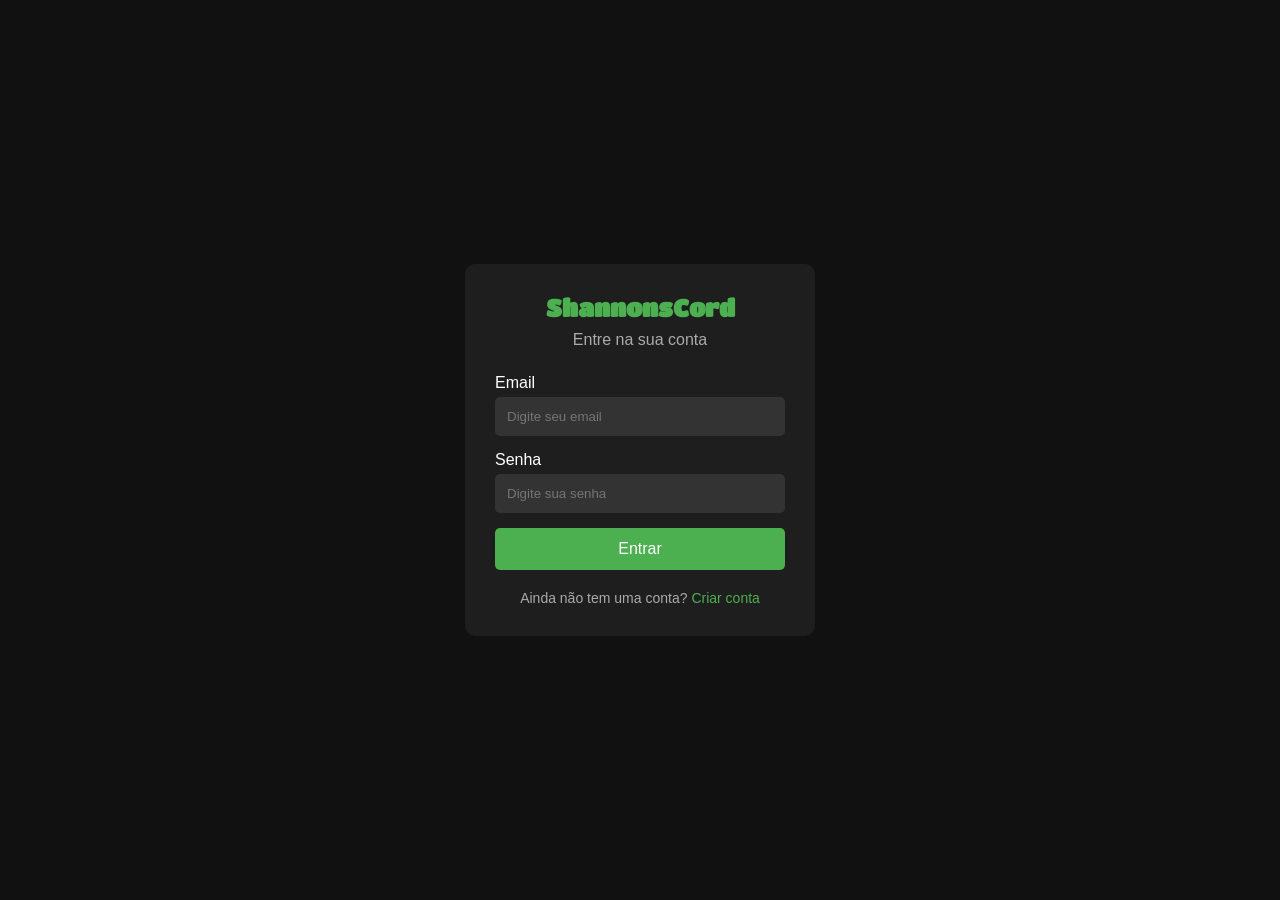
<file: project/frontend/index.html>
<!DOCTYPE html>
<html lang="pt-BR">

<head>
    <meta charset="UTF-8">
    <meta name="viewport" content="width=device-width, initial-scale=1.0">

    <title>ShannonsCord - Login</title>

    <link rel="preconnect" href="https://fonts.googleapis.com">
    <link rel="preconnect" href="https://fonts.gstatic.com" crossorigin>
    <link href="https://fonts.googleapis.com/css2?family=Titan+One&display=swap" rel="stylesheet">

    <link rel="stylesheet" href="css/style.css">
</head>

<body>

    <main class="login-container">

        <section class="login-box">

            <h1 class="logo">ShannonsCord</h1>

            <p class="subtitle">Entre na sua conta</p>

            <form class="login-form" id="login-form">

                <label class="form-label" for="email">Email</label>
                <input
                    class="form-input"
                    type="email"
                    id="login-email"
                    placeholder="Digite seu email"
                >

                <label class="form-label" for="senha">Senha</label>
                <input
                    class="form-input"
                    type="password"
                    id="login-senha"
                    placeholder="Digite sua senha"
                >

                <button class="form-button" type="submit">
                    Entrar
                </button>

            </form>

            <p class="register-text">
                Ainda não tem uma conta?
                <a class="register-link" href="cadastro.html">
                    Criar conta
                </a>
            </p>

        </section>

    </main>

    <script src="js/script.js"></script>

</body>

</html>
</file>
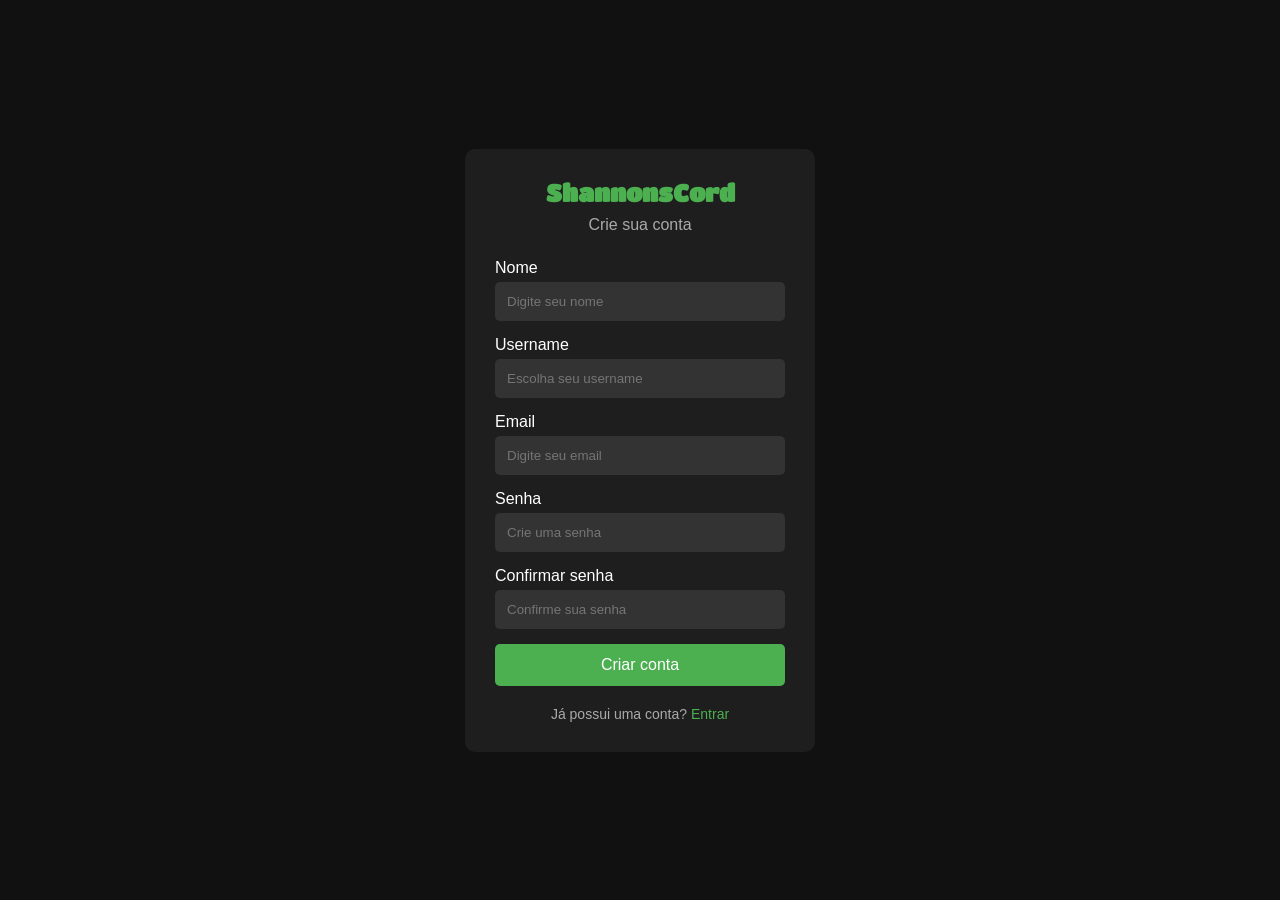
<file: project/frontend/cadastro.html>
<!DOCTYPE html>
<html lang="pt-BR">

<head>
    <meta charset="UTF-8">
    <meta name="viewport" content="width=device-width, initial-scale=1.0">

    <title>ShannonsCord - Cadastro</title>

    <link rel="preconnect" href="https://fonts.googleapis.com">
    <link rel="preconnect" href="https://fonts.gstatic.com" crossorigin>
    <link href="https://fonts.googleapis.com/css2?family=Titan+One&display=swap" rel="stylesheet">

    <link rel="stylesheet" href="css/style.css">
</head>

<body>

    <main class="login-container">

        <section class="login-box">

            <h1 class="logo">ShannonsCord</h1>

            <p class="subtitle">Crie sua conta</p>

            <form class="login-form" id="cadastro-form">

                <label class="form-label" for="nome">Nome</label>
                <input
                    class="form-input"
                    type="text"
                    id="cadastro-nome"
                    placeholder="Digite seu nome"
                >

                <label class="form-label" for="username">Username</label>
                <input
                    class="form-input"
                    type="text"
                    id="cadastro-username"
                    placeholder="Escolha seu username"
                >

                <label class="form-label" for="email">Email</label>
                <input
                    class="form-input"
                    type="email"
                    id="cadastro-email"
                    placeholder="Digite seu email"
                >

                <label class="form-label" for="senha">Senha</label>
                <input
                    class="form-input"
                    type="password"
                    id="cadastro-senha"
                    placeholder="Crie uma senha"
                >

                <label class="form-label" for="confirmar-senha">
                    Confirmar senha
                </label>

                <input
                    class="form-input"
                    type="password"
                    id="cadastro-confirmar"
                    placeholder="Confirme sua senha"
                >

                <button class="form-button" type="submit">
                    Criar conta
                </button>

            </form>

            <p class="register-text">
                Já possui uma conta?
                <a class="register-link" href="index.html">
                    Entrar
                </a>
            </p>

        </section>

    </main>


    <script src="js/script.js"></script>

</body>

</html>
</file>
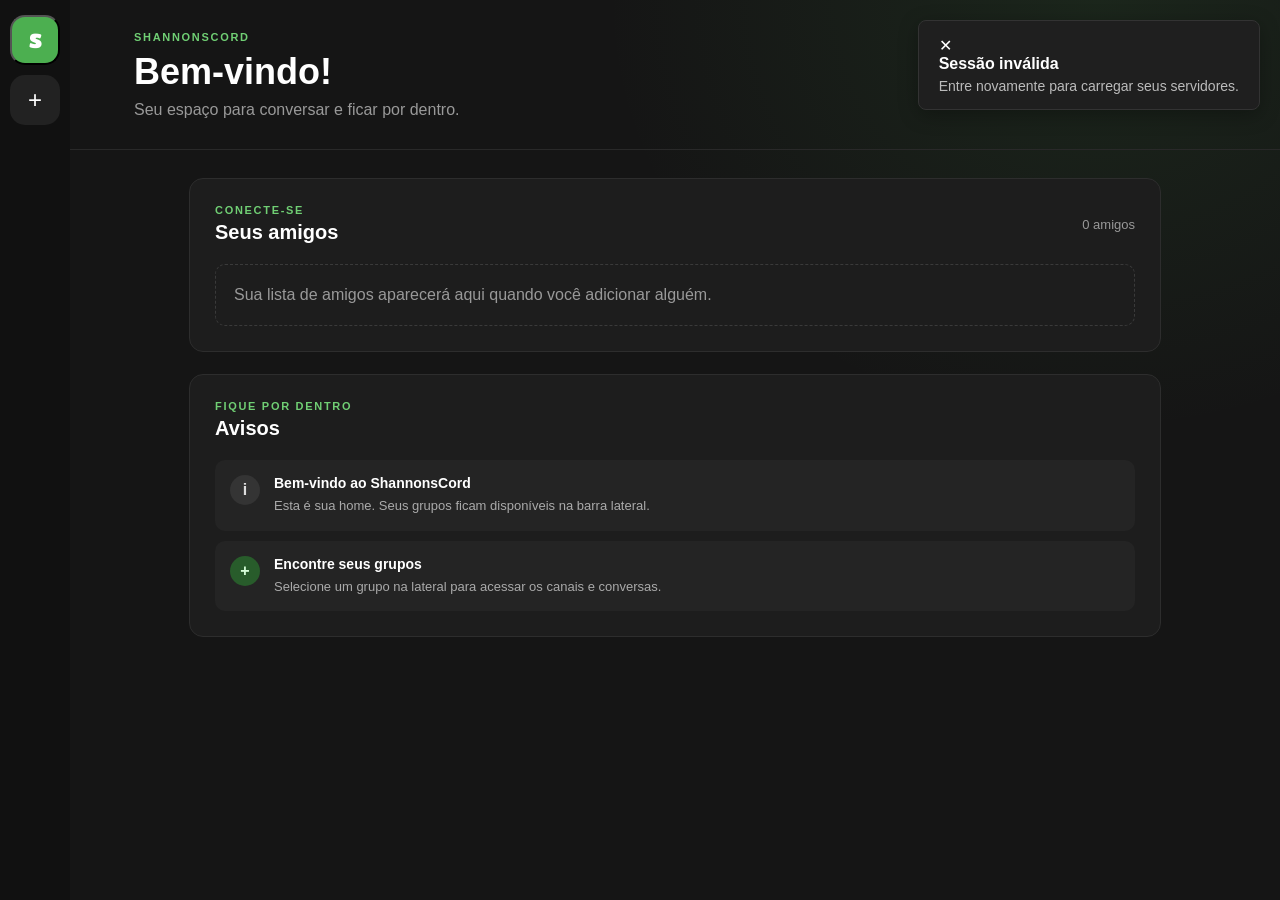
<file: project/frontend/home.html>
<!DOCTYPE html>
<html lang="pt-BR">

<head>
    <meta charset="UTF-8">
    <meta name="viewport" content="width=device-width, initial-scale=1.0">

    <title>ShannonsCord</title>

    <link rel="preconnect" href="https://fonts.googleapis.com">
    <link rel="preconnect" href="https://fonts.gstatic.com" crossorigin>
    <link href="https://fonts.googleapis.com/css2?family=Titan+One&display=swap" rel="stylesheet">

    <link rel="stylesheet" href="css/style.css">
</head>

<body>

    <main class="home-container is-home" id="home-container">

        <!-- SERVIDORES -->

        <aside class="servers">

            <button
                class="server-logo home-button server-selected"
                id="abrir-inicio"
                title="Início"
                aria-label="Abrir início"
                aria-current="page"
                type="button"
            >
                S
            </button>

            <button
                class="server server-create"
                id="criar-grupo"
                title="Criar novo grupo"
                type="button"
            >
                +
            </button>

            <nav id="server-list" aria-label="Seus grupos"></nav>

        </aside>

        <section class="dashboard" id="home-dashboard" aria-labelledby="welcome-title">
            <header class="dashboard-header">
                <div>
                    <p class="dashboard-eyebrow">SHANNONSCORD</p>
                    <h1 id="welcome-title">Bem-vindo<span id="welcome-name"></span>!</h1>
                    <p class="dashboard-description">Seu espaço para conversar e ficar por dentro.</p>
                </div>
                <div class="dashboard-account" aria-label="Sua conta">
                    <span class="dashboard-account-avatar" id="dashboard-avatar">?</span>
                    <span id="dashboard-username">Minha conta</span>
                </div>
            </header>

            <div class="dashboard-content">
                <section class="dashboard-section friends-section" aria-labelledby="friends-title">
                    <div class="dashboard-section-heading">
                        <div>
                            <p class="dashboard-eyebrow">CONECTE-SE</p>
                            <h2 id="friends-title">Seus amigos</h2>
                        </div>
                        <span class="section-count" id="friends-count">0 amigos</span>
                    </div>
                    <div class="friends-list" id="friends-list" aria-live="polite"></div>
                </section>

                <section class="dashboard-section notices-section" aria-labelledby="notices-title">
                    <div class="dashboard-section-heading">
                        <div>
                            <p class="dashboard-eyebrow">FIQUE POR DENTRO</p>
                            <h2 id="notices-title">Avisos</h2>
                        </div>
                    </div>
                    <div class="notices-list" id="notices-list">
                        <article class="notice-card">
                            <span class="notice-icon" aria-hidden="true">i</span>
                            <div>
                                <h3>Bem-vindo ao ShannonsCord</h3>
                                <p>Esta é sua home. Seus grupos ficam disponíveis na barra lateral.</p>
                            </div>
                        </article>
                        <article class="notice-card">
                            <span class="notice-icon notice-icon-green" aria-hidden="true">+</span>
                            <div>
                                <h3>Encontre seus grupos</h3>
                                <p>Selecione um grupo na lateral para acessar os canais e conversas.</p>
                            </div>
                        </article>
                    </div>
                </section>
            </div>
        </section>

        <!-- CANAIS -->

        <aside class="channels">

            <div class="channels-header">
                <h2 id="current-group-name">
                    ShannonsCord
                </h2>
            </div>


            <div class="channels-list">

                <div class="channel-category channel-navigation">

                    <span>
                        CANAIS DE TEXTO
                    </span>

                    <button
                        id="criar-canal"
                        title="Criar canal"
                        type="button"
                    >
                        +
                    </button>

                </div>


                <div id="channel-list"></div>

            </div>


            <!-- USUÁRIO -->

            <div class="user-area">

                <div class="user-info">

                    <div class="user-avatar">
                        R
                    </div>

                    <div>
                        <p class="username">
                            Rodzin
                        </p>

                        <p class="user-status">
                            Online
                        </p>
                    </div>

                </div>


                <button
                    class="user-button"
                    type="button"
                >
                    ⚙
                </button>

            </div>

        </aside>


        <!-- CHAT -->

        <section class="chat">

            <header class="chat-header">

                <h2 id="current-channel-name">
                    # geral
                </h2>

            </header>


            <div class="messages">

                <div class="message">

                    <div class="message-avatar">
                        R
                    </div>

                    <div class="message-content">

                        <div class="message-info">

                            <strong>
                                Rodzin
                            </strong>

                            <span>
                                Hoje às 22:30
                            </span>

                        </div>

                        <p>
                            Bem-vindo ao ShannonsCord!
                        </p>

                    </div>

                </div>


                <div class="message">

                    <div class="message-avatar">
                        H
                    </div>

                    <div class="message-content">

                        <div class="message-info">

                            <strong>
                                Henrique
                            </strong>

                            <span>
                                Hoje às 22:31
                            </span>

                        </div>

                        <p>
                            Nosso projeto está começando!
                        </p>

                    </div>

                </div>

            </div>


            <form class="message-form">

                <input
                    class="message-input"
                    type="text"
                    placeholder="Enviar mensagem em #geral"
                >

                <button
                    class="message-button"
                    type="submit"
                >
                    Enviar
                </button>

            </form>

        </section>


        <!-- MEMBROS -->

        <aside class="members">

            <h3 id="members-title">MEMBROS - 0</h3>

            <div id="members-list" aria-live="polite"></div>

        </aside>

    </main>


    <!-- MODAL DE GRUPO -->

    <div
        class="group-modal"
        id="group-modal"
    >

        <div class="group-modal-box">

            <h2>
                Criar novo grupo
            </h2>

            <p>
                Escolha um nome para o seu grupo.
            </p>

            <input
                class="group-input"
                id="group-name"
                type="text"
                placeholder="Nome do grupo"
                maxlength="30"
            >

            <div class="group-buttons">

                <button
                    class="group-cancel"
                    id="group-cancel"
                    type="button"
                >
                    Cancelar
                </button>

                <button
                    class="group-create"
                    id="group-create"
                    type="button"
                >
                    Criar
                </button>

            </div>

        </div>

    </div>


    <!-- MODAL DE CANAL -->

    <div
        class="channel-modal"
        id="channel-modal"
    >

        <div class="channel-modal-box">

            <h2>
                Criar canal
            </h2>

            <p>
                Escolha um nome para o canal.
            </p>

            <input
                class="channel-input"
                id="channel-name"
                type="text"
                placeholder="Nome do canal"
                maxlength="30"
            >

            <div class="channel-buttons">

                <button
                    id="channel-cancel"
                    type="button"
                >
                    Cancelar
                </button>

                <button
                    id="channel-create"
                    type="button"
                >
                    Criar
                </button>

            </div>

        </div>

    </div>


    <script src="js/script.js"></script>

</body>

</html>
</file>
<file: project/frontend/css/style.css>
* {
    margin: 0;
    padding: 0;
    box-sizing: border-box;
}

body {
    font-family: Arial, sans-serif;
    background: #111;
    color: white;
}


/* =========================
LOGIN E CADASTRO
========================= */

.login-container {
    height: 100vh;

    display: flex;
    justify-content: center;
    align-items: center;
}

.login-box {
    width: 350px;
    padding: 30px;

    background: #1e1e1e;
    border-radius: 10px;
}

.logo {
    text-align: center;
    color: #4caf50;
    margin-bottom: 10px;

    font-family: "Titan One", sans-serif;
}

.subtitle {
    text-align: center;
    color: #aaa;
    margin-bottom: 25px;
}

.login-form {
    display: flex;
    flex-direction: column;
}

.form-label {
    margin-bottom: 5px;
}

.form-input {
    padding: 12px;
    margin-bottom: 15px;

    border: none;
    border-radius: 5px;

    background: #333;
    color: white;
}

.form-button {
    padding: 12px;

    border: none;
    border-radius: 5px;

    background: #4caf50;
    color: white;

    font-size: 16px;
    cursor: pointer;
}

.form-button:hover {
    background: #45a049;
}

.register-text {
    margin-top: 20px;

    text-align: center;
    font-size: 14px;

    color: #aaa;
}

.register-link {
    color: #4caf50;
    text-decoration: none;
}


/* =========================
   HOME
========================= */

.home-container {
    height: 100vh;

    display: grid;

    grid-template-columns: 70px 240px 1fr 220px;
}


/* SERVIDORES */

.servers {
    background: #111;

    display: flex;
    flex-direction: column;
    align-items: center;

    padding-top: 15px;
    gap: 10px;
}

.server-logo,
.server {
    width: 50px;
    height: 50px;

    display: flex;
    justify-content: center;
    align-items: center;

    border-radius: 15px;

    background: #222;

    cursor: pointer;

    font-size: 20px;
}

.server {
    color: white;
    border: none;
}

.server-logo {
    background: #4caf50;

    font-family: "Titan One", sans-serif;
}

#server-list {
    display: flex;
    flex-direction: column;
    gap: 10px;
    margin-top: 10px;
}


/* CANAIS */

.channels {
    background: #1e1e1e;

    display: flex;
    flex-direction: column;
}

.channels-header {
    height: 60px;

    display: flex;
    align-items: center;

    padding: 0 15px;

    border-bottom: 1px solid #333;
}

.channels-header h2 {
    font-size: 18px;
}

.channels-list {
    padding: 15px;
    flex: 1;
}

.channel-title {
    margin: 10px 0;

    font-size: 12px;
    color: #888;
}

.channel {
    display: block;

    padding: 8px;

    color: #aaa;

    text-decoration: none;

    border-radius: 5px;
}

.channel:hover {
    background: #333;
    color: white;
}


/* USUARIO */

.user-area {
    height: 65px;

    display: flex;
    align-items: center;
    justify-content: space-between;

    padding: 10px;

    background: #181818;
}

.user-info {
    display: flex;
    align-items: center;
    gap: 8px;
}

.user-avatar {
    width: 35px;
    height: 35px;

    display: flex;
    justify-content: center;
    align-items: center;

    border-radius: 50%;

    background: #4caf50;
}

.username {
    font-size: 14px;
}

.user-status {
    font-size: 11px;
    color: #4caf50;
}

.user-button {
    border: none;

    background: none;

    color: white;

    cursor: pointer;

    font-size: 18px;
}


/* CHAT */

.chat {
    background: #151515;

    display: flex;
    flex-direction: column;
}

.chat-header {
    height: 60px;

    display: flex;
    align-items: center;

    padding: 0 20px;

    border-bottom: 1px solid #333;
}

.chat-header h2 {
    font-size: 18px;
}

.messages {
    flex: 1;

    padding: 20px;

    overflow-y: auto;
}

.message {
    display: flex;

    gap: 10px;

    margin-bottom: 20px;
}

.message-avatar {
    width: 40px;
    height: 40px;

    display: flex;
    justify-content: center;
    align-items: center;

    border-radius: 50%;

    background: #4caf50;
}

.message-content {
    flex: 1;
}

.message-info {
    display: flex;
    align-items: center;

    gap: 8px;

    margin-bottom: 4px;
}

.message-info span {
    font-size: 11px;
    color: #777;
}

.message-content p {
    color: #ccc;
}


/* CAMPO DE MENSAGEM */

.message-form {
    display: flex;

    gap: 10px;

    padding: 15px;
}

.message-input {
    flex: 1;

    padding: 12px;

    border: none;
    border-radius: 5px;

    background: #292929;

    color: white;
}

.message-button {
    padding: 12px 18px;

    border: none;
    border-radius: 5px;

    background: #4caf50;

    color: white;

    cursor: pointer;
}


/* MEMBROS */

.members {
    background: #1e1e1e;

    padding: 20px;
}

.members h3 {
    margin-bottom: 20px;

    font-size: 12px;

    color: #888;
}

.member {
    display: flex;
    align-items: center;

    gap: 10px;

    margin-bottom: 15px;

    color: #ccc;
}

.member-avatar {
    width: 35px;
    height: 35px;

    display: flex;
    justify-content: center;
    align-items: center;

    border-radius: 50%;

    background: #4caf50;
}

/* NOTIFICAÇÃO */

.notification {
    position: fixed;
    top: 20px;
    right: 20px;
    background: #1f1f1f;
    color: white;
    padding: 15px 20px;
    border-radius: 8px;
    border: 1px solid #333;
    box-shadow: 0 5px 20px rgba(0, 0, 0, 0.3);
    z-index: 1000;

    opacity: 0;
    transform: translateX(120%);
    transition: 0.3s;
}

.notification.show {
    opacity: 1;
    transform: translateX(0);
}

.notification-title {
    font-weight: bold;
    margin-bottom: 5px;
}

.notification-message {
    font-size: 14px;
    color: #bbb;
}

/* ==========================
   CRIAR GRUPO
   ========================== */

.server-create {
    border: none;
    cursor: pointer;
    font-size: 24px;
    color: white;
}

.server-create:hover {
    background: #4caf50;
    color: #111;
}


/* MODAL */

.group-modal {
    position: fixed;

    top: 0;
    left: 0;

    width: 100%;
    height: 100%;

    display: none;
    align-items: center;
    justify-content: center;

    background: rgba(0, 0, 0, 0.7);

    z-index: 999;
}

.group-modal.show {
    display: flex;
}


/* CAIXA */

.group-modal-box {
    width: 400px;

    padding: 25px;

    background: #1f1f1f;

    border-radius: 10px;

    box-shadow: 0 10px 30px rgba(0, 0, 0, 0.5);
}

.group-modal-box h2 {
    margin-bottom: 8px;
    color: white;
}

.group-modal-box p {
    margin-bottom: 20px;
    color: #aaa;
}


/* INPUT */

.group-input {
    width: 100%;

    padding: 12px;

    box-sizing: border-box;

    background: #111;
    border: 1px solid #333;
    border-radius: 6px;

    color: white;

    outline: none;
}

.group-input:focus {
    border-color: #4caf50;
}


/* BOTÕES */

.group-buttons {
    display: flex;
    justify-content: flex-end;

    gap: 10px;

    margin-top: 20px;
}

.group-cancel,
.group-create {
    padding: 10px 15px;

    border: none;
    border-radius: 6px;

    cursor: pointer;
}

.group-cancel {
    background: #333;
    color: white;
}

.group-create {
    background: #4caf50;
    color: #111;
}

.group-cancel:hover,
.group-create:hover {
    opacity: 0.85;
}

.server-selected {
    background: #4caf50;
    color: white;
}


/* HOME E NAVEGACAO */

.home-container.is-home {
    grid-template-columns: 70px minmax(0, 1fr);
}

.home-container.is-home .channels,
.home-container.is-home .chat,
.home-container.is-home .members {
    display: none;
}

.home-container:not(.is-home) .dashboard {
    display: none;
}

.dashboard {
    min-width: 0;
    height: 100vh;
    display: flex;
    flex-direction: column;
    overflow: hidden;
    background:
        radial-gradient(ellipse at 85% 0%, rgba(76, 175, 80, 0.11), transparent 34%),
        #151515;
}

.dashboard-header {
    min-height: 150px;
    display: flex;
    align-items: center;
    justify-content: space-between;
    gap: 24px;
    padding: 30px clamp(24px, 5vw, 72px);
    border-bottom: 1px solid #292929;
}

.dashboard-eyebrow {
    margin-bottom: 8px;
    color: #70cf74;
    font-size: 11px;
    font-weight: bold;
    letter-spacing: 1.7px;
}

.dashboard-header h1 {
    margin-bottom: 8px;
    font-size: clamp(25px, 3vw, 36px);
}

.dashboard-description {
    color: #999;
}

.dashboard-account {
    display: flex;
    align-items: center;
    gap: 10px;
    color: #ddd;
    white-space: nowrap;
}

.dashboard-account-avatar,
.friend-avatar {
    display: flex;
    flex: 0 0 auto;
    align-items: center;
    justify-content: center;
    width: 42px;
    height: 42px;
    border-radius: 50%;
    background: #285c2b;
    color: #d7ffd9;
    font-weight: bold;
}

.dashboard-content {
    width: min(100%, 1100px);
    margin: 0 auto;
    padding: 28px clamp(24px, 5vw, 72px) 48px;
    overflow-y: auto;
}

.dashboard-section {
    padding: 25px;
    border: 1px solid #2d2d2d;
    border-radius: 14px;
    background: rgba(30, 30, 30, 0.92);
}

.dashboard-section + .dashboard-section {
    margin-top: 22px;
}

.dashboard-section-heading {
    display: flex;
    align-items: center;
    justify-content: space-between;
    gap: 16px;
    margin-bottom: 20px;
}

.dashboard-section-heading .dashboard-eyebrow {
    margin-bottom: 5px;
}

.dashboard-section-heading h2 {
    font-size: 20px;
}

.section-count {
    color: #999;
    font-size: 13px;
}

.friends-list {
    display: grid;
    grid-template-columns: repeat(auto-fill, minmax(220px, 1fr));
    gap: 12px;
}

.friend-card {
    display: flex;
    align-items: center;
    gap: 12px;
    min-height: 70px;
    padding: 12px;
    border: 1px solid #333;
    border-radius: 10px;
    background: #222;
}

.friend-avatar {
    width: 40px;
    height: 40px;
}

.friend-info h3 {
    margin-bottom: 4px;
    font-size: 14px;
}

.friend-info p {
    color: #79c97c;
    font-size: 12px;
}

.friends-empty {
    grid-column: 1 / -1;
    padding: 18px;
    border: 1px dashed #3a3a3a;
    border-radius: 10px;
    color: #999;
    line-height: 1.5;
}

.notices-list {
    display: grid;
    gap: 10px;
}

.notice-card {
    display: flex;
    align-items: flex-start;
    gap: 14px;
    padding: 15px;
    border-radius: 10px;
    background: #242424;
}

.notice-icon {
    display: flex;
    flex: 0 0 auto;
    align-items: center;
    justify-content: center;
    width: 30px;
    height: 30px;
    border-radius: 50%;
    background: #343434;
    color: #ddd;
    font-weight: bold;
}

.notice-icon-green {
    background: #285c2b;
    color: #d7ffd9;
}

.notice-card h3 {
    margin-bottom: 5px;
    font-size: 14px;
}

.notice-card p {
    color: #aaa;
    font-size: 13px;
    line-height: 1.5;
}

@media (max-width: 900px) {
    .home-container:not(.is-home) {
        grid-template-columns: 64px 200px minmax(0, 1fr);
    }

    .home-container:not(.is-home) .members {
        display: none;
    }

    .home-container.is-home {
        grid-template-columns: 64px minmax(0, 1fr);
    }
}

@media (max-width: 600px) {
    .home-container.is-home {
        grid-template-columns: 58px minmax(0, 1fr);
    }

    .dashboard-header {
        min-height: 130px;
        align-items: flex-start;
        flex-direction: column;
        gap: 16px;
        padding: 24px 18px;
    }

    .dashboard-account {
        font-size: 13px;
    }

    .dashboard-account-avatar {
        width: 34px;
        height: 34px;
    }

    .dashboard-content {
        padding: 18px 14px 28px;
    }

    .dashboard-section {
        padding: 18px 14px;
    }

    .friends-list {
        grid-template-columns: 1fr;
    }

    .home-container:not(.is-home) {
        grid-template-columns: 58px minmax(120px, 35vw) minmax(0, 1fr);
    }
}

.channel-category {
    display: flex;
    justify-content: space-between;
    align-items: center;
    margin-bottom: 8px;
}

.channel-category span {
    font-size: 12px;
    color: #888;
    font-weight: bold;
}

.channel-category button {
    background: none;
    border: none;
    color: #aaa;
    font-size: 20px;
    cursor: pointer;
}

.channel-category button:hover {
    color: white;
}

.channel {
    display: block;
    padding: 8px;
    color: #aaa;
    text-decoration: none;
    border-radius: 5px;
    cursor: pointer;
}

.channel:hover {
    background: #2a2a2a;
    color: white;
}

.channel-selected {
    background: #333;
    color: white;
}

.channel-modal {
    position: fixed;
    top: 0;
    left: 0;
    width: 100%;
    height: 100%;
    display: none;
    align-items: center;
    justify-content: center;
    background: rgba(0, 0, 0, 0.7);
    z-index: 1000;
}

.channel-modal.show {
    display: flex;
}

.channel-modal-box {
    width: 400px;
    padding: 25px;
    background: #1f1f1f;
    border-radius: 10px;
}

.channel-modal-box h2 {
    color: white;
    margin-bottom: 8px;
}

.channel-modal-box p {
    color: #aaa;
    margin-bottom: 20px;
}

.channel-input {
    width: 100%;
    padding: 12px;
    box-sizing: border-box;
    background: #111;
    border: 1px solid #333;
    border-radius: 6px;
    color: white;
    outline: none;
}

.channel-buttons {
    display: flex;
    justify-content: flex-end;
    gap: 10px;
    margin-top: 20px;
}

.channel-buttons button {
    padding: 10px 15px;
    border: none;
    border-radius: 6px;
    cursor: pointer;
}

#channel-cancel {
    background: #333;
    color: white;
}

#channel-create {
    background: #4caf50;
    color: #111;
}
</file>
